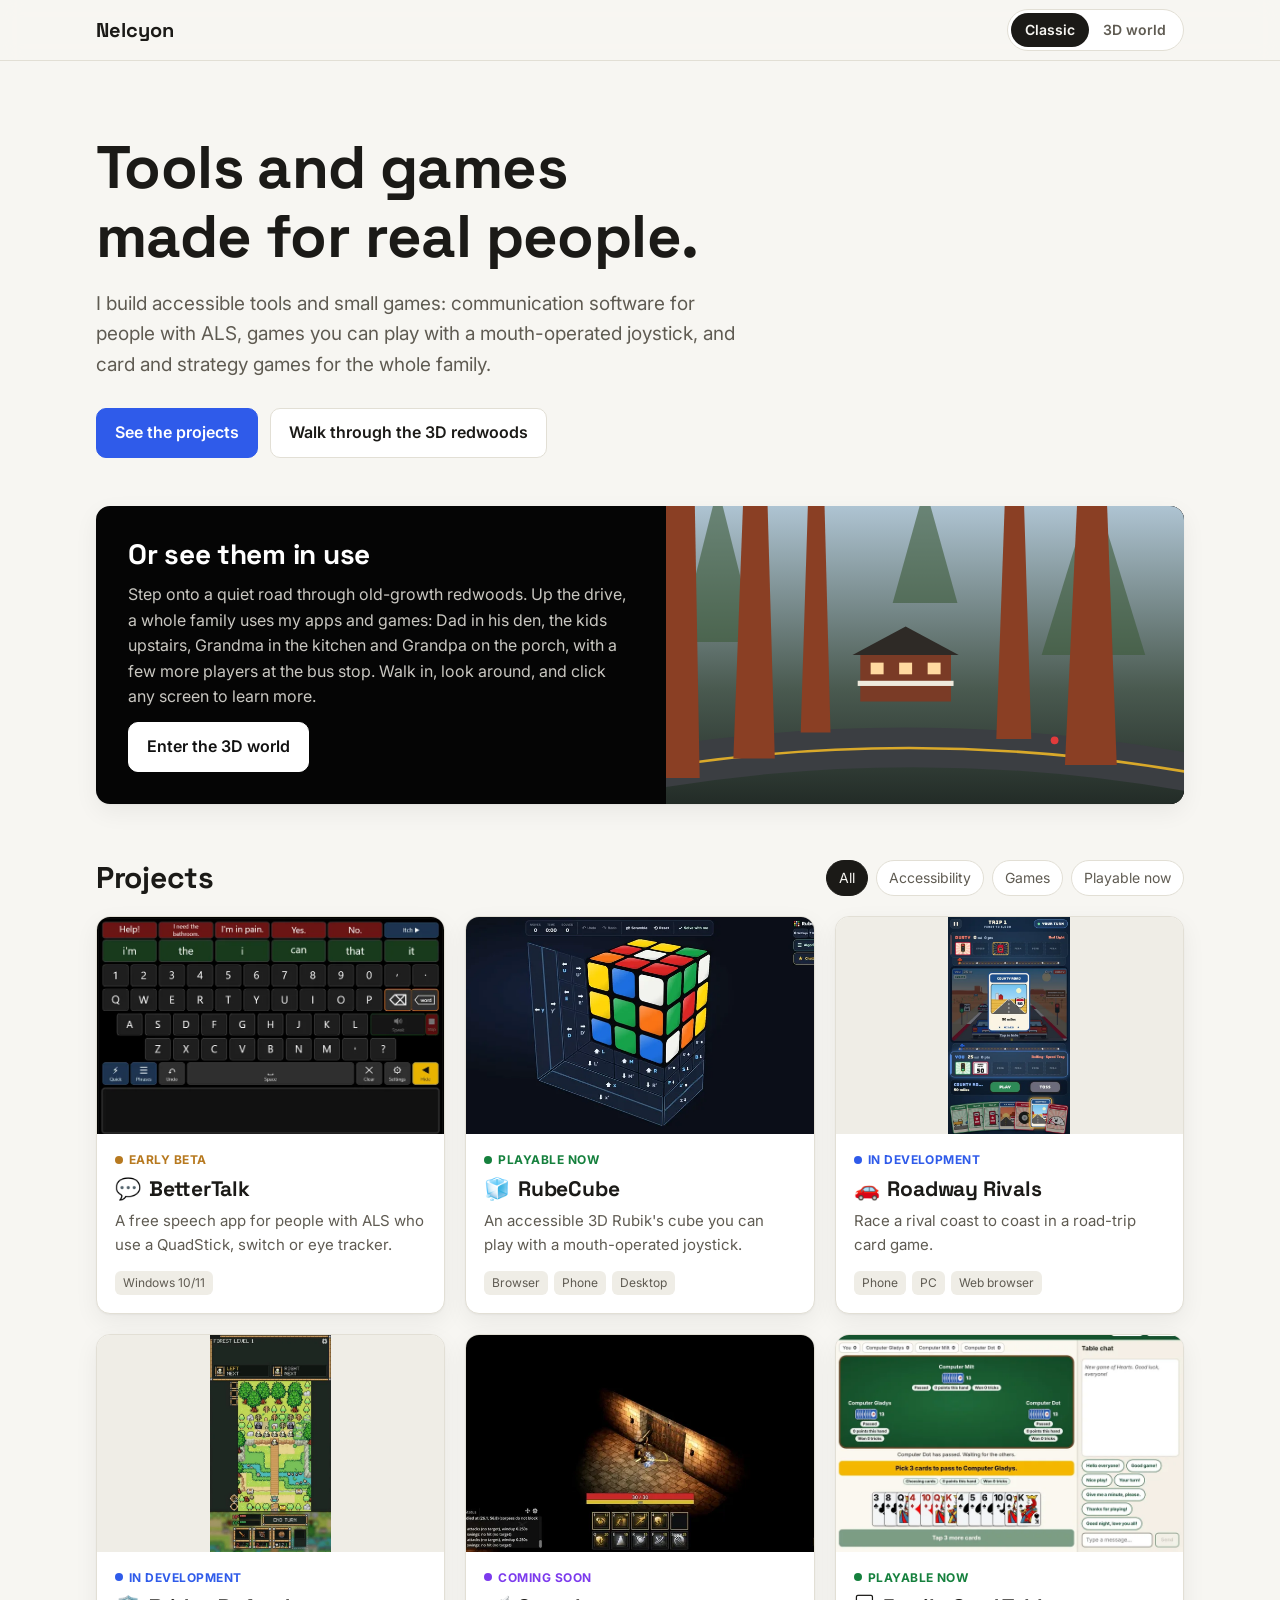
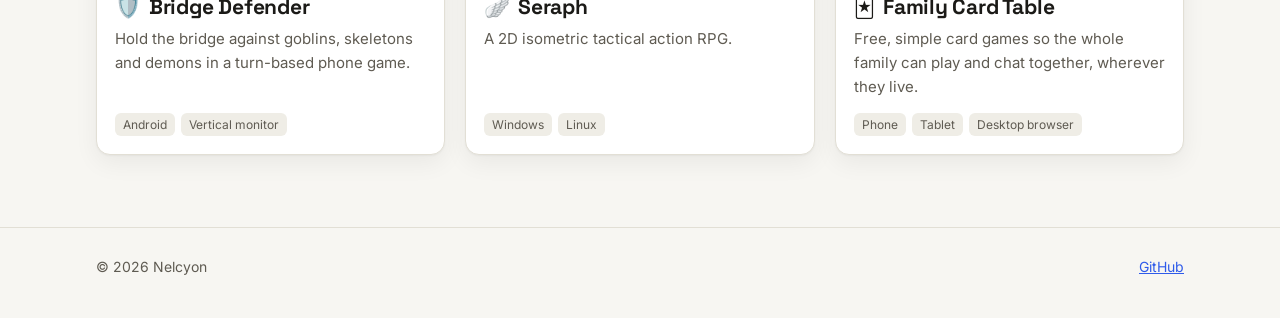
<file: index.html>
<!doctype html>
<html lang="en">
<head>
  <meta charset="utf-8" />
  <meta name="viewport" content="width=device-width, initial-scale=1" />
  <title>Nelcyon Projects</title>
  <meta name="description" content="Accessible tools and games by Nelcyon: BetterTalk, RubeCube, Family Card Table, Bridge Defender, Seraph and more." />
  <link rel="preconnect" href="https://fonts.googleapis.com" />
  <link rel="stylesheet" href="https://fonts.googleapis.com/css2?family=Inter:wght@400;500;600;700&family=Space+Grotesk:wght@500;700&display=swap" />
  <link rel="stylesheet" href="css/site.css" />
</head>
<body>
  <header class="top">
    <div class="wrap">
      <a class="logo" href="index.html">Nelcyon</a>
      <nav class="mode" aria-label="Site mode">
        <a href="index.html" aria-current="page">Classic</a>
        <a href="world.html">3D world</a>
      </nav>
    </div>
  </header>

  <main class="wrap">
    <section class="hero">
      <h1 id="owner-name">Tools and games<br />made for real people.</h1>
      <p id="owner-blurb"></p>
      <div class="cta">
        <a class="btn primary" href="#projects">See the projects</a>
        <a class="btn" href="world.html">Walk through the 3D redwoods</a>
      </div>
    </section>

    <section class="teaser" aria-label="3D world">
      <div class="copy">
        <h2>Or see them in use</h2>
        <p>Step onto a quiet road through old-growth redwoods. Up the drive, a whole family uses my apps and games: Dad in his den, the kids upstairs, Grandma in the kitchen and Grandpa on the porch, with a few more players at the bus stop. Walk in, look around, and click any screen to learn more.</p>
        <a class="btn primary" href="world.html">Enter the 3D world</a>
      </div>
      <div class="art" aria-hidden="true">
        <svg viewBox="0 0 400 260" preserveAspectRatio="xMidYMid slice">
          <defs><linearGradient id="haze" x1="0" y1="0" x2="0" y2="1"><stop offset="0" stop-color="#b9cfe0" /><stop offset="0.6" stop-color="#4a5a50" /><stop offset="1" stop-color="#1c2420" /></linearGradient></defs>
          <rect width="400" height="260" fill="url(#haze)" />
          <g fill="#3d5a3a" opacity="0.6"><path d="M40 0 L70 120 L10 120 Z" /><path d="M330 0 L370 130 L290 130 Z" /><path d="M200 0 L225 90 L175 90 Z" /></g>
          <path d="M0 200 Q200 170 400 205 L400 235 Q200 200 0 232 Z" fill="#3b3e42" />
          <path d="M0 216 Q200 186 400 220" stroke="#d9a92a" stroke-width="2" fill="none" />
          <rect x="150" y="128" width="70" height="38" fill="#7a3b26" /><path d="M144 130 L185 108 L226 130 Z" fill="#2e2a26" />
          <rect x="148" y="150" width="74" height="4" fill="#efe9dc" />
          <g fill="#ffd9a0"><rect x="158" y="136" width="10" height="9" /><rect x="180" y="136" width="10" height="9" /><rect x="202" y="136" width="10" height="9" /></g>
          <g fill="#8a3f24"><path d="M60 0 L78 0 L84 210 L52 210 Z" /><path d="M110 0 L122 0 L127 190 L104 190 Z" /><path d="M262 0 L276 0 L282 195 L255 195 Z" /><path d="M318 0 L340 0 L348 215 L308 215 Z" /><path d="M0 0 L22 0 L26 225 L0 225 Z" /></g>
          <circle cx="300" cy="196" r="3" fill="#e23b3b" />
        </svg>
      </div>
    </section>

    <section id="projects">
      <div class="section-head">
        <h2>Projects</h2>
        <div class="filters" role="group" aria-label="Filter projects"></div>
      </div>
      <div class="grid" id="grid"></div>
    </section>
  </main>

  <footer>
    <div class="wrap">
      <span>© <span id="year"></span> Nelcyon</span>
      <a id="gh" href="https://github.com/Nelcyon">GitHub</a>
    </div>
  </footer>

  <script type="module" src="js/site.js"></script>
</body>
</html>
</file>
<file: css/site.css>
:root {
  --bg: #f7f6f2;
  --surface: #ffffff;
  --surface-2: #efede6;
  --text: #1b1a17;
  --muted: #5f5b52;
  --line: #e2dfd5;
  --brand: #2f5bea;
  --brand-ink: #ffffff;
  --shadow: 0 1px 2px rgba(0, 0, 0, 0.04), 0 8px 24px rgba(0, 0, 0, 0.06);
  --radius: 14px;
  --beta: #b7791f;
  --playable: #15803d;
  --dev: #2f5bea;
  --concept: #7c3aed;
  --mod: #0e7490;
  color-scheme: light;
}
@media (prefers-color-scheme: dark) {
  :root:not([data-theme='light']) {
    --bg: #0f1012;
    --surface: #17191c;
    --surface-2: #1f2226;
    --text: #ecebe7;
    --muted: #a3a09a;
    --line: #2a2d32;
    --brand: #7c9bff;
    --brand-ink: #0b0d12;
    --shadow: 0 1px 2px rgba(0, 0, 0, 0.3), 0 8px 24px rgba(0, 0, 0, 0.35);
    --beta: #f2b84b;
    --playable: #4ade80;
    --dev: #8aa6ff;
    --concept: #b794f6;
    --mod: #4fd1e8;
    color-scheme: dark;
  }
}
:root[data-theme='dark'] {
  --bg: #0f1012;
  --surface: #17191c;
  --surface-2: #1f2226;
  --text: #ecebe7;
  --muted: #a3a09a;
  --line: #2a2d32;
  --brand: #7c9bff;
  --brand-ink: #0b0d12;
  --shadow: 0 1px 2px rgba(0, 0, 0, 0.3), 0 8px 24px rgba(0, 0, 0, 0.35);
  --beta: #f2b84b;
  --playable: #4ade80;
  --dev: #8aa6ff;
  --concept: #b794f6;
  --mod: #4fd1e8;
  color-scheme: dark;
}

* { box-sizing: border-box; }
html { -webkit-text-size-adjust: 100%; }
body {
  margin: 0;
  background: var(--bg);
  color: var(--text);
  font: 16px/1.6 'Inter', system-ui, -apple-system, 'Segoe UI', Roboto, sans-serif;
}
h1, h2, h3 { font-family: 'Space Grotesk', 'Inter', system-ui, sans-serif; line-height: 1.15; letter-spacing: -0.01em; margin: 0; }
a { color: var(--brand); }
img { max-width: 100%; display: block; }

.wrap { max-width: 1120px; margin: 0 auto; padding: 0 16px; }

/* Header */
.top {
  position: sticky; top: 0; z-index: 10;
  background: color-mix(in srgb, var(--bg) 88%, transparent);
  backdrop-filter: blur(10px);
  border-bottom: 1px solid var(--line);
}
.top .wrap { display: flex; align-items: center; gap: 16px; height: 60px; }
.logo { font-family: 'Space Grotesk', sans-serif; font-weight: 700; font-size: 20px; color: var(--text); text-decoration: none; margin-right: auto; }
.mode {
  display: inline-flex; border: 1px solid var(--line); border-radius: 999px; padding: 3px; background: var(--surface);
}
.mode a {
  padding: 6px 14px; border-radius: 999px; text-decoration: none; color: var(--muted); font-size: 14px; font-weight: 600; white-space: nowrap;
}
.mode a[aria-current='page'] { background: var(--text); color: var(--bg); }

/* Hero */
.hero { padding: 72px 0 40px; }
.hero h1 { font-size: clamp(36px, 6vw, 60px); }
.hero p { font-size: 19px; color: var(--muted); max-width: 640px; margin: 18px 0 28px; }
.cta { display: flex; gap: 12px; flex-wrap: wrap; }
.btn {
  display: inline-flex; align-items: center; gap: 8px; padding: 11px 18px; border-radius: 10px;
  font-weight: 600; text-decoration: none; border: 1px solid var(--line); color: var(--text); background: var(--surface);
}
.btn.primary { background: var(--brand); border-color: var(--brand); color: var(--brand-ink); }
.btn:hover { filter: brightness(1.05); }
.btn.disabled { color: var(--muted); pointer-events: none; border-style: dashed; }

/* World teaser */
.teaser {
  margin: 8px 0 56px; border-radius: var(--radius); overflow: hidden; position: relative;
  background: #050505; color: #fff; display: grid; grid-template-columns: 1.1fr 1fr; min-height: 260px; box-shadow: var(--shadow);
}
.teaser .copy { padding: 32px; display: flex; flex-direction: column; justify-content: center; gap: 12px; }
.teaser h2 { font-size: 28px; }
.teaser p { color: #c9c7c1; margin: 0; }
.teaser .art { position: relative; background: radial-gradient(ellipse at 50% 80%, #2b3a2b 0%, #050505 70%); }
.teaser .art svg { position: absolute; inset: 0; width: 100%; height: 100%; }
.teaser .btn.primary { align-self: flex-start; background: #fff; border-color: #fff; color: #111; }
@media (max-width: 760px) { .teaser { grid-template-columns: 1fr; } .teaser .art { min-height: 180px; } }

/* Filters + grid */
.section-head { display: flex; align-items: end; justify-content: space-between; gap: 16px; flex-wrap: wrap; margin-bottom: 20px; }
.section-head h2 { font-size: 30px; }
.filters { display: flex; gap: 8px; flex-wrap: wrap; }
.filters button {
  font: inherit; font-size: 14px; padding: 6px 12px; border-radius: 999px; border: 1px solid var(--line);
  background: var(--surface); color: var(--muted); cursor: pointer;
}
.filters button[aria-pressed='true'] { background: var(--text); color: var(--bg); border-color: var(--text); }
.grid { display: grid; grid-template-columns: repeat(auto-fill, minmax(300px, 1fr)); gap: 20px; margin-bottom: 72px; }
.card {
  background: var(--surface); border: 1px solid var(--line); border-radius: var(--radius); overflow: hidden;
  display: flex; flex-direction: column; box-shadow: var(--shadow); transition: transform 0.15s ease;
  text-decoration: none; color: inherit;
}
.card:hover { transform: translateY(-2px); }
.card .cover { aspect-ratio: 16 / 10; background: var(--surface-2); overflow: hidden; position: relative; }
.card .cover img { width: 100%; height: 100%; object-fit: cover; object-position: top center; }
.card .cover.phone img { object-fit: contain; background: var(--surface-2); }
.card .body { padding: 16px 18px 18px; display: flex; flex-direction: column; gap: 8px; flex: 1; }
.card h3 { font-size: 21px; display: flex; align-items: center; gap: 8px; }
.card p { margin: 0; color: var(--muted); font-size: 15px; }
.chips { display: flex; flex-wrap: wrap; gap: 6px; margin-top: auto; padding-top: 6px; }
.chip { font-size: 12px; padding: 2px 8px; border-radius: 6px; background: var(--surface-2); color: var(--muted); }
.badge {
  display: inline-flex; align-items: center; gap: 6px; font-size: 12px; font-weight: 700; text-transform: uppercase; letter-spacing: 0.04em;
}
.badge::before { content: ''; width: 8px; height: 8px; border-radius: 50%; background: currentColor; }
.badge.beta { color: var(--beta); } .badge.playable { color: var(--playable); } .badge.dev { color: var(--dev); }
.badge.concept { color: var(--concept); } .badge.mod { color: var(--mod); }

footer { border-top: 1px solid var(--line); padding: 28px 0 40px; color: var(--muted); font-size: 14px; }
footer .wrap { display: flex; justify-content: space-between; gap: 16px; flex-wrap: wrap; }

/* Project page */
.p-hero { padding: 48px 0 24px; }
.back { display: inline-block; margin-bottom: 20px; color: var(--muted); text-decoration: none; font-size: 14px; }
.p-hero h1 { font-size: clamp(34px, 5vw, 52px); display: flex; align-items: center; gap: 12px; flex-wrap: wrap; }
.p-hero .aka { font-size: 0.45em; color: var(--muted); font-weight: 500; }
.p-hero .tagline { font-size: 20px; color: var(--muted); margin: 12px 0 20px; max-width: 720px; }
.p-meta { display: flex; gap: 16px; align-items: center; flex-wrap: wrap; margin-bottom: 22px; }
.accent-bar { height: 4px; border-radius: 4px; width: 72px; margin-bottom: 18px; }

.gallery { display: flex; gap: 16px; overflow-x: auto; padding: 8px 0 18px; scroll-snap-type: x mandatory; }
.gallery figure { margin: 0; flex: 0 0 auto; scroll-snap-align: start; }
.gallery figure.desktop img { height: 340px; width: auto; border-radius: 10px; border: 1px solid var(--line); }
.gallery figure.phone img { height: 340px; width: auto; border-radius: 26px; border: 8px solid #111; }
.gallery figcaption { font-size: 13px; color: var(--muted); margin-top: 8px; max-width: 520px; }
@media (max-width: 600px) { .gallery figure.desktop img { height: 200px; } .gallery figure.phone img { height: 320px; } }

.cols { display: grid; grid-template-columns: 1.4fr 1fr; gap: 40px; padding: 24px 0 64px; }
@media (max-width: 860px) { .cols { grid-template-columns: 1fr; } }
.cols h2 { font-size: 22px; margin: 28px 0 12px; }
.cols h2:first-child { margin-top: 0; }
.hl { padding-left: 20px; margin: 0; } .hl li { margin: 6px 0; }
.timeline { list-style: none; margin: 0; padding: 0; border-left: 2px solid var(--line); }
.timeline li { position: relative; padding: 0 0 18px 20px; }
.timeline li::before { content: ''; position: absolute; left: -7px; top: 6px; width: 12px; height: 12px; border-radius: 50%; background: var(--accent, var(--brand)); }
.timeline .d { font-size: 12px; font-weight: 700; color: var(--muted); text-transform: uppercase; letter-spacing: 0.05em; }
.timeline .t { font-weight: 600; }
.timeline p { margin: 2px 0 0; color: var(--muted); font-size: 15px; }
.box { background: var(--surface); border: 1px solid var(--line); border-radius: var(--radius); padding: 20px; margin-bottom: 20px; }
.box .links { display: flex; flex-direction: column; gap: 10px; }
.box .links .btn { justify-content: center; }
.note { font-size: 14px; color: var(--muted); }
</file>
